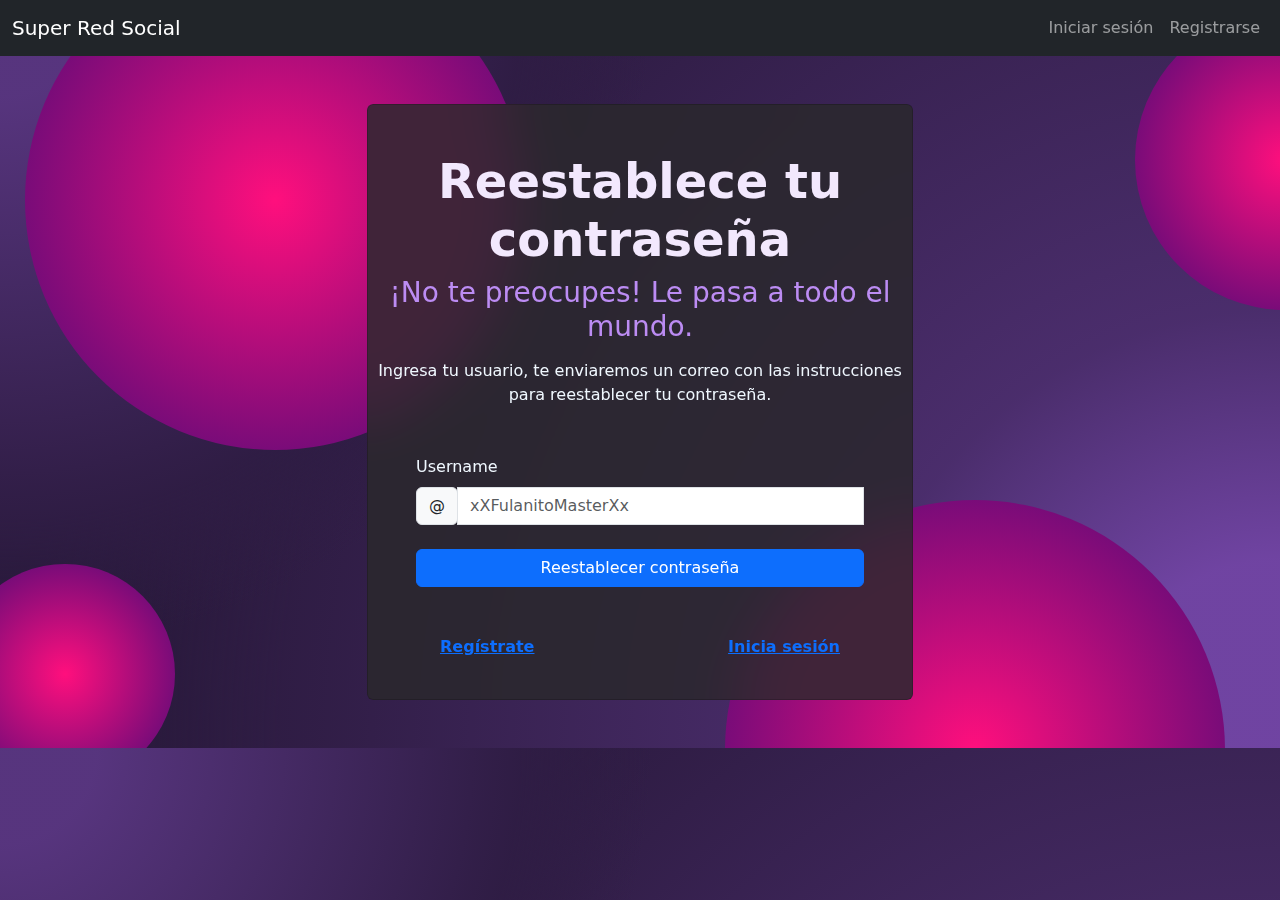
<file: forgotPassword.html>
<!DOCTYPE html>
<html lang="en">
<head>
    <meta charset="UTF-8">
    <meta name="viewport" content="width=device-width, initial-scale=1.0">
    <title>Forgot Password</title>
    <link rel="stylesheet" href="css/forgotPassword.css">
    <link
      href="https://cdn.jsdelivr.net/npm/bootstrap@5.3.3/dist/css/bootstrap.min.css"
      rel="stylesheet"
      integrity="sha384-QWTKZyjpPEjISv5WaRU9OFeRpok6YctnYmDr5pNlyT2bRjXh0JMhjY6hW+ALEwIH"
      crossorigin="anonymous"
    />
</head>

<body class="cool-background">
    <nav class="navbar navbar-expand-lg navbar-dark bg-dark">
        <div class="container-fluid">
          <a class="navbar-brand" href="index.html">Super Red Social</a>
          <div class="navbar-collapse" id="navbarNav">
            <ul class="navbar-nav ms-auto">
              <li class="nav-item">
                <a class="nav-link" href="login.html">Iniciar sesión</a>
              </li>
              <li class="nav-item">
                <a class="nav-link" href="signin.html">Registrarse</a>
              </li>
            </ul>
          </div>
        </div>
      </nav>
    <section class="overflow-hidden">
        <div class="container py-5 h-100">
            <div class="row d-flex justify-content-center align-items-center h-100">
                <div class="col-lg-6 mb-5 mb-lg-0 position-relative">    
                    <div id="radius-shape-1" class="position-absolute rounded-circle shadow-5-strong"></div>
                    <div id="radius-shape-2" class="position-absolute rounded-circle shadow-5-strong"></div>
                    <div id="radius-shape-3" class="position-absolute rounded-circle shadow-5-strong"></div>
                    <div id="radius-shape-4" class="position-absolute rounded-circle shadow-5-strong"></div>
                    
                    <div class="card bg-glass" style="color:aliceblue">
                        <div class="text-center mx-2">
                            <h1 class="mt-5 text-center display-5 fw-bold ls-tight" style="color: hsl(268, 81%, 95%)">
                                Reestablece tu contraseña <br />
                            </h1>
                              <h3 style="color: hsl(268, 81%, 75%)">¡No te preocupes! Le pasa a todo el mundo.</h3>
                              <p class="card-text py-2">
                                  Ingresa tu usuario, te enviaremos un correo con las instrucciones para reestablecer tu contraseña.
                              </p>
                        </div>
                        <div class="card-body px-4 mt-4 px-md-5">
                            <form id="formulario" class="needs-validation" novalidate>
                                <div data-mdb-input-init class="form-outline required mb-4">
                                    <label class="control-label form-label" for="username">Username</label>
                                    <div class="input-group">
                                        <div class="input-group-prepend">
                                        <div class="input-group-text">@</div>
                                        </div>
                                        <input type="text" autocomplete="on" id="username" class="form-control" placeholder="xXFulanitoMasterXx" required/>
                                        <div class="invalid-feedback">
                                            Ingresar un username válido
                                        </div>
                                    </div>
                                </div>
                                <div class="d-grid gap-2">
                                        <button type="submit" data-mdb-button-init data-mdb-ripple-init class="btn btn-primary btn-block mb-4">
                                            Reestablecer contraseña
                                        </button>
                                </div>
                            </form>
                            <div class="d-flex justify-content-between my-4 mx-4">
                                <strong><a href="signin.html">Regístrate</a></strong>
                                <strong><a href="login.html">Inicia sesión</a></strong>
                            </div>
                        </div>
                    </div>
                </div>
            </div>
          </div>        
    </section>

    <script src="https://code.jquery.com/jquery-3.7.1.js" integrity="sha256-eKhayi8LEQwp4NKxN+CfCh+3qOVUtJn3QNZ0TciWLP4=" crossorigin="anonymous"></script>
    <script src="js/login.js"></script>
    <script
      src="https://cdn.jsdelivr.net/npm/bootstrap@5.3.3/dist/js/bootstrap.bundle.min.js"
      integrity="sha384-YvpcrYf0tY3lHB60NNkmXc5s9fDVZLESaAA55NDzOxhy9GkcIdslK1eN7N6jIeHz"
      crossorigin="anonymous"
    ></script>
</body>
</html>
</file>
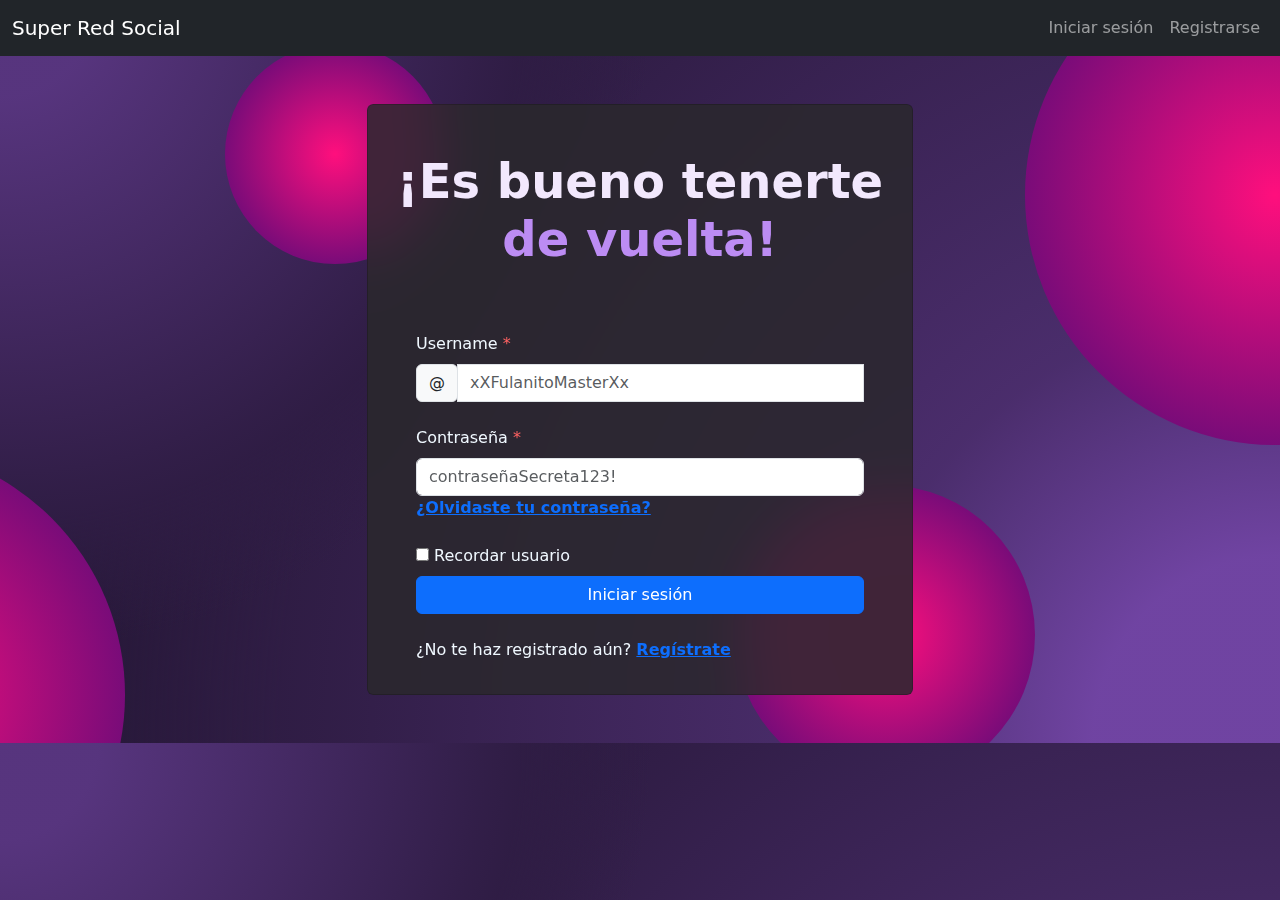
<file: login.html>
<!DOCTYPE html>
<html lang="en">
<head>
    <meta charset="UTF-8">
    <meta name="viewport" content="width=device-width, initial-scale=1.0">
    <title>Login</title>
    <link rel="stylesheet" href="css/login.css">
    <link
      href="https://cdn.jsdelivr.net/npm/bootstrap@5.3.3/dist/css/bootstrap.min.css"
      rel="stylesheet"
      integrity="sha384-QWTKZyjpPEjISv5WaRU9OFeRpok6YctnYmDr5pNlyT2bRjXh0JMhjY6hW+ALEwIH"
      crossorigin="anonymous"
    />
</head>
<body class="cool-background">
    <nav class="navbar navbar-expand-lg navbar-dark bg-dark">
        <div class="container-fluid">
          <a class="navbar-brand" href="index.html">Super Red Social</a>
          <div class="navbar-collapse" id="navbarNav">
            <ul class="navbar-nav ms-auto">
              <li class="nav-item">
                <a class="nav-link" href="login.html">Iniciar sesión</a>
              </li>
              <li class="nav-item">
                <a class="nav-link" href="signin.html">Registrarse</a>
              </li>
            </ul>
          </div>
        </div>
      </nav>
      
    <section class="overflow-hidden">
        <div class="container py-5 h-100">
            <div class="row d-flex justify-content-center align-items-center h-100">
                <div class="col-lg-6 mb-5 mb-lg-0 position-relative">    
                    <div id="radius-shape-1" class="position-absolute rounded-circle shadow-5-strong"></div>
                    <div id="radius-shape-2" class="position-absolute rounded-circle shadow-5-strong"></div>
                    <div id="radius-shape-3" class="position-absolute rounded-circle shadow-5-strong"></div>
                    <div id="radius-shape-4" class="position-absolute rounded-circle shadow-5-strong"></div>
                    
                    <div class="card bg-glass" style="color:aliceblue">
                        <h1 class="my-5 text-center display-5 fw-bold ls-tight" style="color: hsl(268, 81%, 95%)">
                          ¡Es bueno tenerte <br />
                          <span style="color: hsl(268, 81%, 75%)">de vuelta!</span>
                        </h1>
                        <div class="card-body px-4 px-md-5">
                            <form action="timeline.html" id="formulario" class="needs-validation"  novalidate>
                                <div data-mdb-input-init class="form-outline required mb-4">
                                    <label class="control-label form-label" for="username">Username</label>
                                    <div class="input-group">
                                        <div class="input-group-prepend">
                                        <div class="input-group-text">@</div>
                                        </div>
                                        <input type="text" autocomplete="on" id="username" class="form-control" placeholder="xXFulanitoMasterXx" required/>
                                        <div class="invalid-feedback">
                                            Ingresar un username válido
                                        </div>
                                    </div>
                                </div>
                                
                                <div data-mdb-input-init class="form-outline required mb-4">
                                    <label class="control-label form-label" for="contrasena">Contraseña</label>
                                    <input type="password" id="contrasena" class="form-control" placeholder="contraseñaSecreta123!" required/>
                                    <strong><a href="forgotPassword.html">¿Olvidaste tu contraseña?</a></strong>
                                    <div class="invalid-feedback">
                                        Ingresar una contraseña válida
                                    </div>
                                </div>
                                
                                <div data-mdb-input-init class="form-outline mb-2">
                                    <input type="checkbox" name="recordar" id="recordar-usuario">
                                    <label for="recordar-usuario">Recordar usuario</label>
                                </div>

                                <div class="d-grid gap-2">
                                        <button type="submit" data-mdb-button-init data-mdb-ripple-init class="btn btn-primary btn-block mb-4">
                                            Iniciar sesión
                                        </button>
                                </div>
                            </form>
                            <div>
                                <p>¿No te haz registrado aún? <strong><a href="signin.html">Regístrate</a></strong></p>
                            </div>
                        </div>
                    </div>
                </div>
            </div>
          </div>        
    </section>

    <script src="https://code.jquery.com/jquery-3.7.1.js" integrity="sha256-eKhayi8LEQwp4NKxN+CfCh+3qOVUtJn3QNZ0TciWLP4=" crossorigin="anonymous"></script>
    <script src="js/login.js"></script>
    <script
      src="https://cdn.jsdelivr.net/npm/bootstrap@5.3.3/dist/js/bootstrap.bundle.min.js"
      integrity="sha384-YvpcrYf0tY3lHB60NNkmXc5s9fDVZLESaAA55NDzOxhy9GkcIdslK1eN7N6jIeHz"
      crossorigin="anonymous"
    ></script>
</body>
</html>
</file>
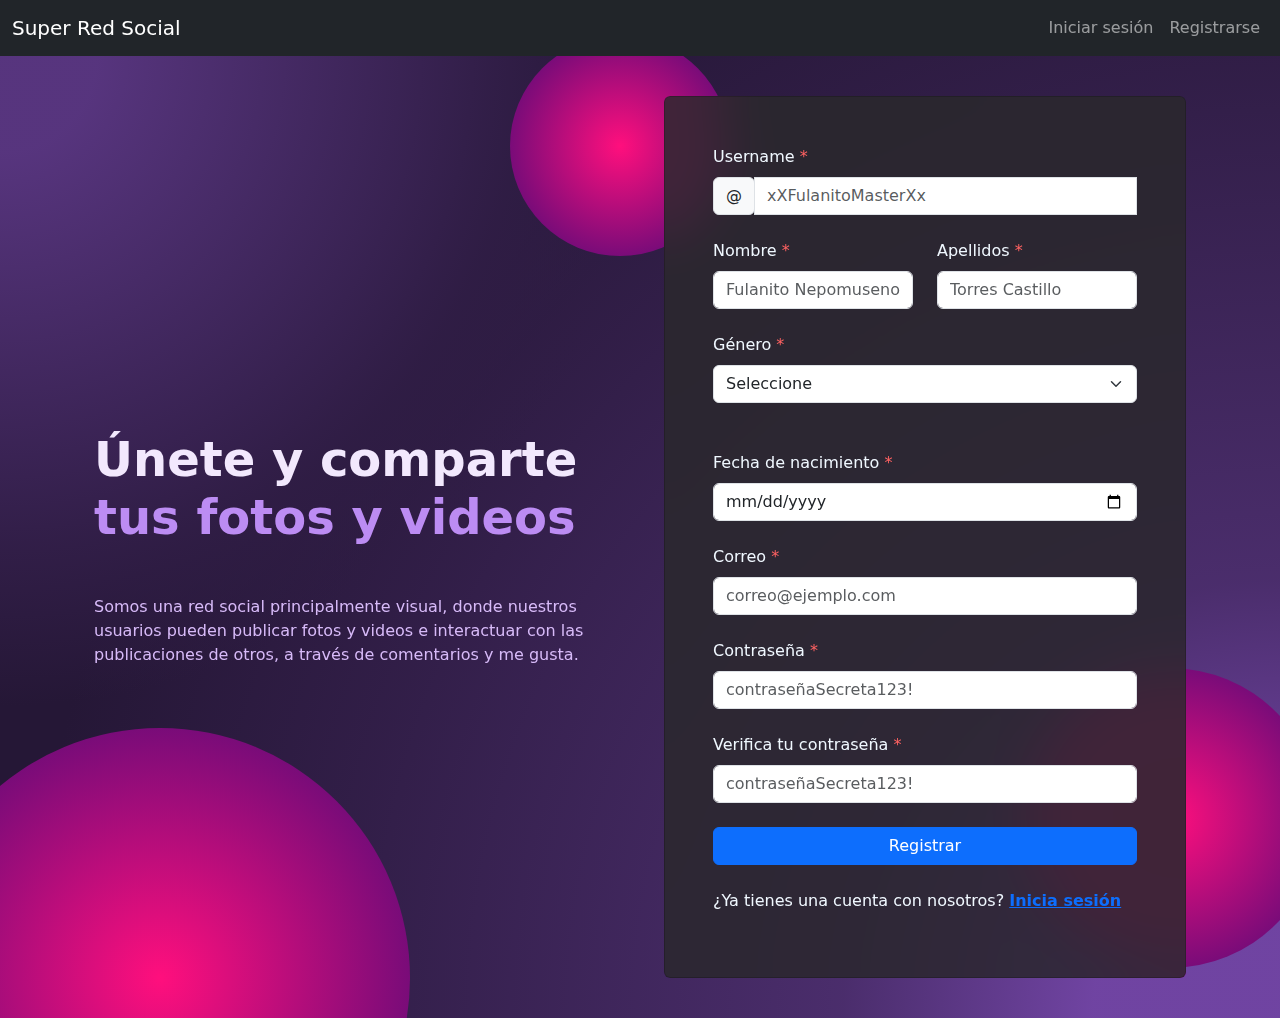
<file: signin.html>
<!DOCTYPE html>
<html lang="en">
<head>
    <meta charset="UTF-8">
    <meta name="viewport" content="width=device-width, initial-scale=1.0">
    <title>Sign In</title>
    <link rel="stylesheet" href="css/signin.css">
    <link
      href="https://cdn.jsdelivr.net/npm/bootstrap@5.3.3/dist/css/bootstrap.min.css"
      rel="stylesheet"
      integrity="sha384-QWTKZyjpPEjISv5WaRU9OFeRpok6YctnYmDr5pNlyT2bRjXh0JMhjY6hW+ALEwIH"
      crossorigin="anonymous"
    />
</head>
<body>
    <nav class="navbar navbar-expand-lg navbar-dark bg-dark">
        <div class="container-fluid">
          <a class="navbar-brand" href="index.html">Super Red Social</a>
          <div class="navbar-collapse" id="navbarNav">
            <ul class="navbar-nav ms-auto">
              <li class="nav-item">
                <a class="nav-link" href="login.html">Iniciar sesión</a>
              </li>
              <li class="nav-item">
                <a class="nav-link" href="signin.html">Registrarse</a>
              </li>
            </ul>
          </div>
        </div>
      </nav>
    <section class="cool-background overflow-hidden">
        <div class="container text-center text-lg-start py-4 px-4 my-3">
            <div class="row gx-lg-5 align-items-center">
              <div class="col-lg-6 mb-5 mb-lg-0" style="z-index: 10">
                <h1 class="my-5 display-5 fw-bold ls-tight" style="color: hsl(268, 81%, 95%)">
                  Únete y comparte <br />
                  <span style="color: hsl(268, 81%, 75%)">tus fotos y videos</span>
                </h1>
                <p class="mb-4 opacity-70" style="color: hsl(268, 81%, 85%)">
                  Somos una red social principalmente visual, donde nuestros
                  usuarios pueden publicar fotos y videos e interactuar con
                  las publicaciones de otros, a través de comentarios y me gusta.
                </p>
              </div>
        
                <div class="col-lg-6 mb-5 mb-lg-0 position-relative">    
                    <div id="radius-shape-1" class="position-absolute rounded-circle shadow-5-strong"></div>
                    <div id="radius-shape-2" class="position-absolute rounded-circle shadow-5-strong"></div>
                    <div id="radius-shape-3" class="position-absolute rounded-circle shadow-5-strong"></div>
    
                    <div class="card bg-glass" style="color:aliceblue">
                        <div class="card-body px-4 py-5 px-md-5">
                            <form action="timeline.html" id="formulario" class="needs-validation" novalidate>
                                <!-- 2 column grid layout with text inputs for the first and last names -->
                                <div data-mdb-input-init class="form-outline required mb-4">
                                    <label class="control-label form-label" for="username">Username</label>
                                    <div class="input-group">
                                        <div class="input-group-prepend">
                                          <div class="input-group-text">@</div>
                                        </div>
                                        <input type="text" autocomplete="on" id="username" class="form-control" placeholder="xXFulanitoMasterXx" required/>
                                        <div class="invalid-feedback">
                                            Ingresar un username válido
                                        </div>
                                    </div>
                                </div>
                                <div class="mb-4">
                                </div>
                                <div class="row">
                                    <div class="col-md-6 mb-4">
                                        <div data-mdb-input-init class="form-outline required">
                                            <label class="control-label form-label" for="nombre">Nombre</label>
                                            <input type="text" id="nombre" class="form-control" placeholder="Fulanito Nepomuseno" required/>
                                            <div class="invalid-feedback">
                                                Ingresar nombre(s) válido(s)
                                            </div>
                                        </div>
                                    </div>
                                    <div class="col-md-6 mb-4">
                                        <div data-mdb-input-init class="form-outline required">
                                            <label class="control-label form-label" for="apellidos">Apellidos</label>
                                            <input type="text" id="apellidos" class="form-control" placeholder="Torres Castillo" required/>
                                            <div class="invalid-feedback">
                                                Ingresar apellidos válidos
                                            </div>
                                        </div>
                                    </div>
                                </div>
                                
                                <div class="row">
                                    <div data-mdb-input-init class="form-outline required mb-4">
                                        <label class="control-label form-label" for="nombre">Género</label>
                                        <select name="genero" id="genero" class="form-select">
                                            <option selected disabled value="">Seleccione</option>
                                            <option value="1">Hombre</option>
                                            <option value="2">Mujer</option>
                                            <option value="3">No aplica</option>
                                            <option value="4">Prefiero no decirlo</option>
                                            <option value="5">Otro</option>
                                        </select>
                                        <div class="invalid-feedback">
                                            Seleccionar una opción valida
                                        </div>
                                    </div>
                                </div>
                                <div class="row">
                                    <div data-mdb-input-init class="form-outline required mb-4">
                                        <div id="opcion-otro"></div>
                                    </div>
                                </div>
                                <div class="row">
                                    <div data-mdb-input-init class="form-outline required mb-4">
                                        <label class="control-label form-label" for="fecha-nac">Fecha de nacimiento</label>
                                        <input type="date" id="fecha-nac" class="form-control" required/>
                                        <div class="invalid-feedback" id="edad-invalida">
                                            Ingresar una fecha válida
                                        </div>
                                    </div>
                                </div>
            
                                <div data-mdb-input-init class="form-outline required mb-4">
                                    <label class="control-label form-label" for="email">Correo</label>
                                    <input type="email" autocomplete="on" id="email" class="form-control" placeholder="correo@ejemplo.com" required/>
                                    <div class="invalid-feedback">
                                        Ingresar un correo válido
                                    </div>
                                </div>
    
                                <div data-mdb-input-init class="form-outline required mb-4">
                                    <label class="control-label form-label" for="contrasena">Contraseña</label>
                                    <input type="password" id="contrasena" class="form-control" placeholder="contraseñaSecreta123!" required/>
                                    <div class="invalid-feedback">
                                        Ingresar una contraseña válida
                                    </div>
                                </div>
    
                                <div data-mdb-input-init class="form-outline required mb-4">
                                    <label class="control-label form-label" for="contrasena-verify">Verifica tu contraseña</label>
                                    <input type="password" id="contrasena-verify" class="form-control" placeholder="contraseñaSecreta123!" required/>
                                    <div class="invalid-feedback">
                                        Debe de coincidir con la contreseña
                                    </div>
                                </div>
    
                                <div class="d-grid gap-2">
                                        <button type="submit" data-mdb-button-init data-mdb-ripple-init class="btn btn-primary btn-block mb-4">
                                            Registrar
                                        </button>
                                </div>
                            </form>
                            <div>
                                <p>¿Ya tienes una cuenta con nosotros? <strong><a href="login.html">Inicia sesión</a></strong></p>
                            </div>
                        </div>
                    </div>
                </div>
            </div>
        </div>
    </section>

    <script src="https://code.jquery.com/jquery-3.7.1.js" integrity="sha256-eKhayi8LEQwp4NKxN+CfCh+3qOVUtJn3QNZ0TciWLP4=" crossorigin="anonymous"></script>
    <script src="js/signin.js"></script>
    <script
      src="https://cdn.jsdelivr.net/npm/bootstrap@5.3.3/dist/js/bootstrap.bundle.min.js"
      integrity="sha384-YvpcrYf0tY3lHB60NNkmXc5s9fDVZLESaAA55NDzOxhy9GkcIdslK1eN7N6jIeHz"
      crossorigin="anonymous"
    ></script>
</body>
</html>
</file>
<file: css/forgotPassword.css>
.cool-background {
    background-color: hsl(268, 41%, 15%);
    background-image: radial-gradient(650px circle at 0% 0%,
        hsl(268, 41%, 35%) 15%,
        hsl(268, 41%, 30%) 35%,
        hsl(268, 41%, 20%) 75%,
        hsl(268, 41%, 19%) 80%,
        transparent 100%),
      radial-gradient(1250px circle at 100% 100%,
        hsl(268, 41%, 45%) 15%,
        hsl(268, 41%, 30%) 35%,
        hsl(268, 41%, 20%) 75%,
        hsl(268, 41%, 19%) 80%,
        transparent 100%);
}

#radius-shape-1 {
    top: 460px;
    left: -400px;
    height: 220px;
    width: 220px;
    background: radial-gradient(rgb(268, 15, 125), #420a77);
    overflow: hidden;
}

#radius-shape-2 {
    border-radius: 100%;
    bottom: 390px;
    right: -510px;
    width: 300px;
    height: 300px;
    background: radial-gradient(rgb(268, 15, 125), #420a77);
    overflow: hidden;
}

#radius-shape-3 {
    bottom: 250px;
    right: 400px;
    width: 500px;
    height: 500px;
    background: radial-gradient(rgb(268, 15, 125), #420a77);
    overflow: hidden;
}

#radius-shape-4 {
    bottom: -300px;
    right: -300px;
    width: 500px;
    height: 500px;
    background: radial-gradient(rgb(268, 15, 125), #420a77);
    overflow: hidden;
}

.bg-glass {
    background-color: hsla(0, 0%, 16%, 0.89) !important;
    backdrop-filter: saturate(200%) blur(25px);
}
</file>
<file: css/login.css>
.cool-background {
    background-color: hsl(268, 41%, 15%);
    background-image: radial-gradient(650px circle at 0% 0%,
        hsl(268, 41%, 35%) 15%,
        hsl(268, 41%, 30%) 35%,
        hsl(268, 41%, 20%) 75%,
        hsl(268, 41%, 19%) 80%,
        transparent 100%),
      radial-gradient(1250px circle at 100% 100%,
        hsl(268, 41%, 45%) 15%,
        hsl(268, 41%, 30%) 35%,
        hsl(268, 41%, 20%) 75%,
        hsl(268, 41%, 19%) 80%,
        transparent 100%);
}

.form-outline.required .control-label:after {
    content:" *";
    color:rgb(255, 98, 98);
}

#radius-shape-1 {
    height: 220px;
    width: 220px;
    top: -60px;
    left: -130px;
    background: radial-gradient(rgb(268, 15, 125), #420a77);
    overflow: hidden;
}

#radius-shape-2 {
    border-radius: 100%;
    bottom: -90px;
    right: -110px;
    width: 300px;
    height: 300px;
    background: radial-gradient(rgb(268, 15, 125), #420a77);
    overflow: hidden;
}

#radius-shape-3 {
    bottom: -250px;
    right: 800px;
    width: 500px;
    height: 500px;
    background: radial-gradient(rgb(268, 15, 125), #420a77);
    overflow: hidden;
}

#radius-shape-4 {
    bottom: 250px;
    right: -600px;
    width: 500px;
    height: 500px;
    background: radial-gradient(rgb(268, 15, 125), #420a77);
    overflow: hidden;
}

.bg-glass {
    background-color: hsla(0, 0%, 16%, 0.89) !important;
    backdrop-filter: saturate(200%) blur(25px);
}

.card-custom {
    height: 400px;
    display: flex;
    flex-direction: column;
    border-radius: 15px;
    overflow: hidden;
    background-color: hsla(0, 0%, 16%, 0.89) !important;
    backdrop-filter: saturate(200%) blur(25px);
}

.image-container {
    height: 300px;
    overflow: hidden;
}

.image-container img {
    width: 100%;
    height: 100%;
    object-fit: cover;
}

.card-body {
    flex-grow: 1;
}

.user-info {
    color: aliceblue;
    white-space: nowrap;
    overflow: hidden;
}
</file>
<file: css/signin.css>
.cool-background {
    background-color: hsl(268, 41%, 15%);
    background-image: radial-gradient(650px circle at 0% 0%,
        hsl(268, 41%, 35%) 15%,
        hsl(268, 41%, 30%) 35%,
        hsl(268, 41%, 20%) 75%,
        hsl(268, 41%, 19%) 80%,
        transparent 100%),
      radial-gradient(1250px circle at 100% 100%,
        hsl(268, 41%, 45%) 15%,
        hsl(268, 41%, 30%) 35%,
        hsl(268, 41%, 20%) 75%,
        hsl(268, 41%, 19%) 80%,
        transparent 100%);
}

.form-outline.required .control-label:after {
    content:" *";
    color:rgb(255, 98, 98);
}

#radius-shape-1 {
    height: 220px;
    width: 220px;
    top: -60px;
    left: -130px;
    background: radial-gradient(rgb(268, 15, 125), #420a77);
    overflow: hidden;
}

#radius-shape-2 {
    border-radius: 100%;
    bottom: 10px;
    right: -110px;
    width: 300px;
    height: 300px;
    background: radial-gradient(rgb(268, 15, 125), #420a77);
    overflow: hidden;
}

#radius-shape-3 {
    bottom: -250px;
    right: 800px;
    width: 500px;
    height: 500px;
    background: radial-gradient(rgb(268, 15, 125), #420a77);
    overflow: hidden;
}

.bg-glass {
    background-color: hsla(0, 0%, 16%, 0.89) !important;
    backdrop-filter: saturate(200%) blur(25px);
}
</file>
